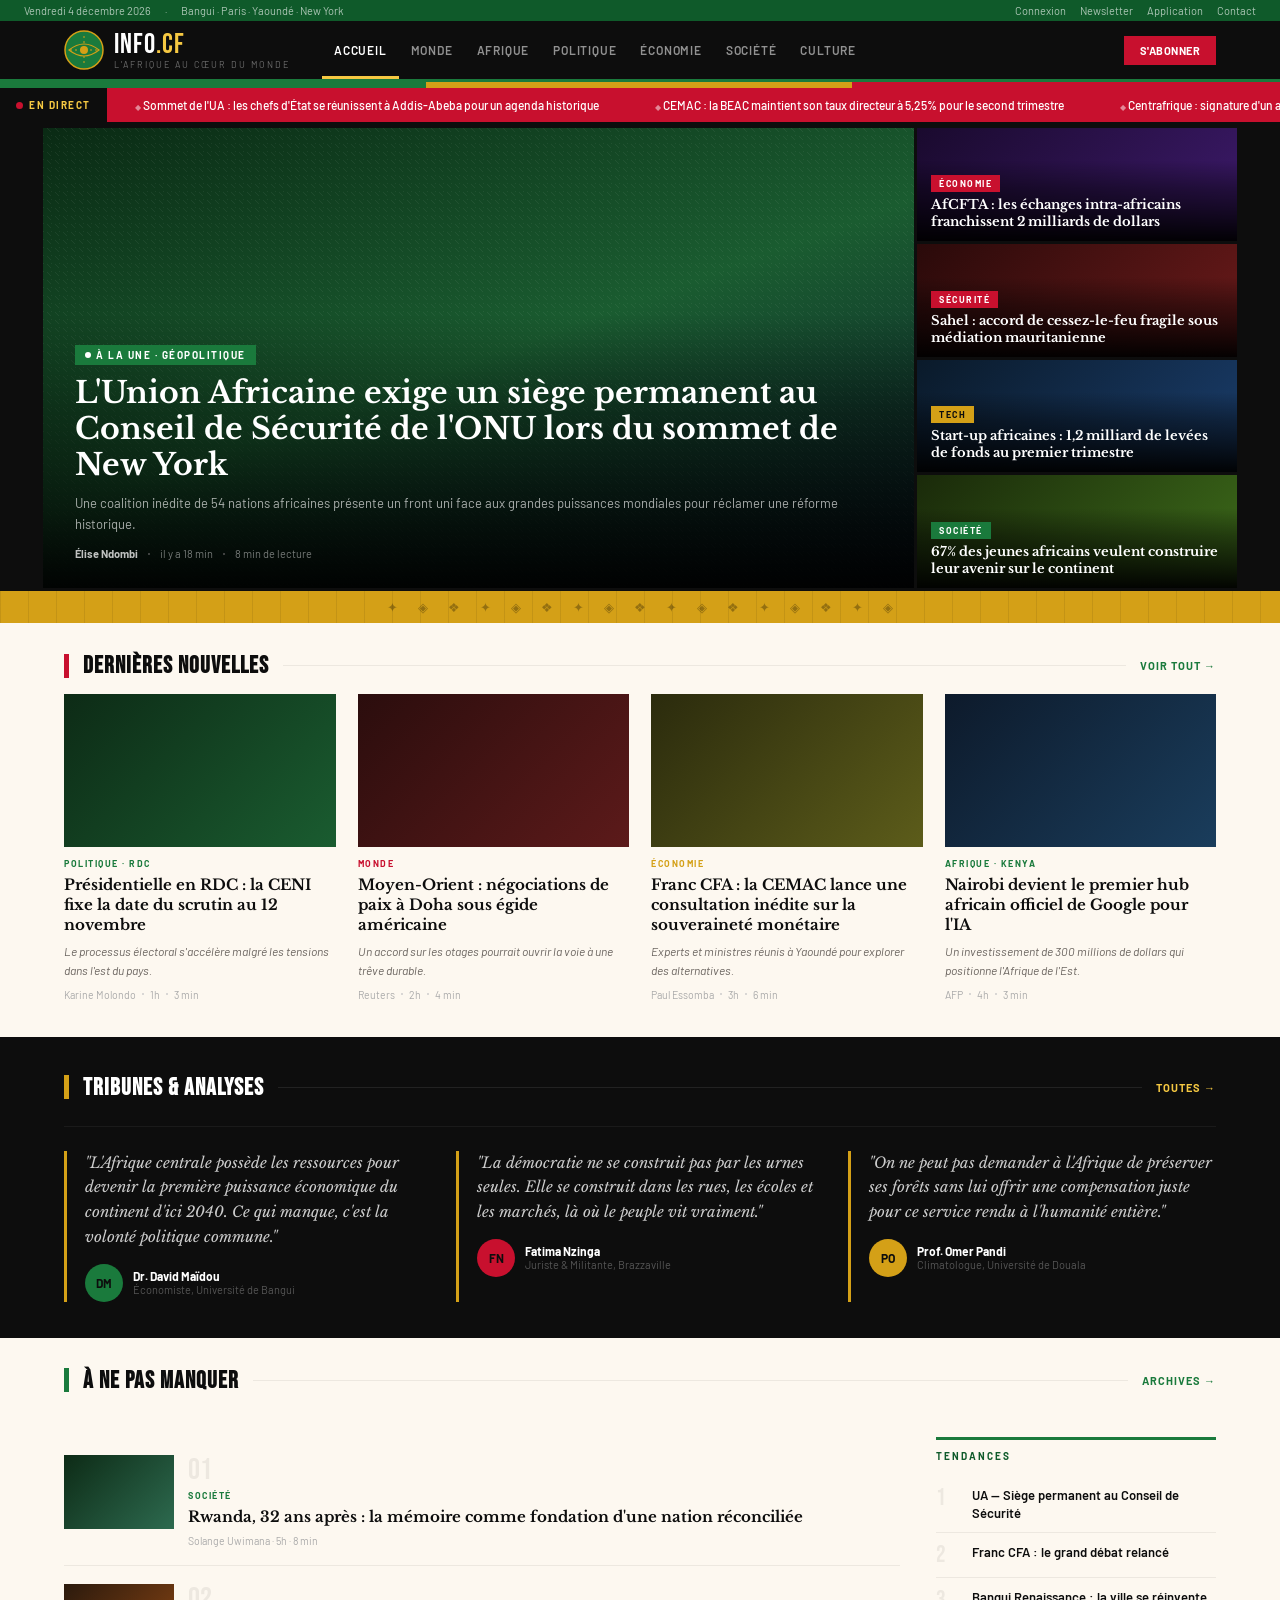
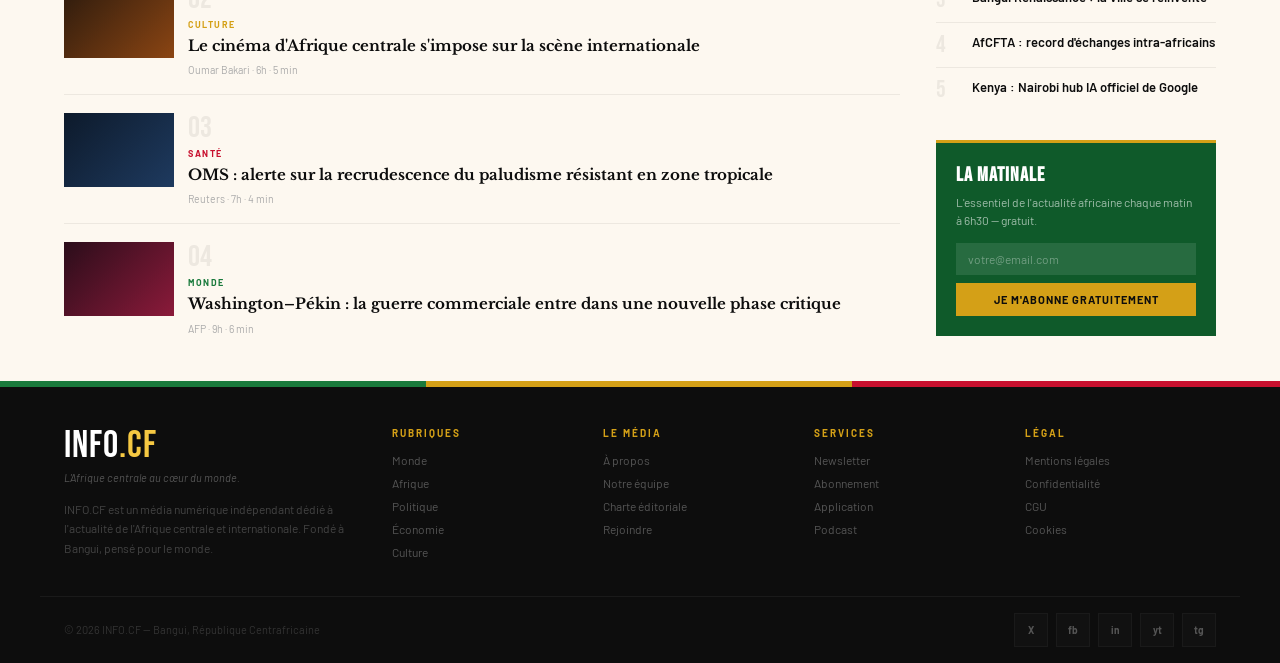
<file: index_1.html>
<!DOCTYPE html>
<html lang="fr">
<head>
<meta charset="UTF-8"/>
<meta name="viewport" content="width=device-width, initial-scale=1.0"/>
<meta name="description" content="INFO.CF — L'Afrique centrale au cœur du monde."/>
<title>INFO.CF — L'Afrique centrale au cœur du monde</title>
<link href="https://fonts.googleapis.com/css2?family=Bebas+Neue&family=Libre+Baskerville:ital,wght@0,400;0,700;1,400&family=Barlow:wght@400;500;600;700&display=swap" rel="stylesheet"/>
<style>
*{box-sizing:border-box;margin:0;padding:0;}
:root{
  --green:#1a7a3c;--green2:#0f5a2a;--green3:#e8f5ed;
  --red:#c8102e;--red2:#8b0a1f;--gold:#d4a017;--gold2:#f5c842;
  --black:#0d0d0d;--white:#fdf8f0;--cream:#f5ede0;
  --gray:#6b6560;--lg:#ede8e0;
  --serif:'Libre Baskerville',serif;
  --display:'Bebas Neue',sans-serif;
  --ui:'Barlow',sans-serif;
}
html{scroll-behavior:smooth;}
body{background:var(--white);color:var(--black);font-family:var(--ui);}
a{text-decoration:none;color:inherit;}
img{display:block;width:100%;}

/* PROGRESS */
#rp{position:fixed;top:0;left:0;height:3px;width:0;background:var(--gold);z-index:9999;transition:width .1s linear;}

/* KENTE */
.kente{height:6px;background:repeating-linear-gradient(90deg,var(--green) 0,var(--green) 33.3%,var(--gold) 33.3%,var(--gold) 66.6%,var(--red) 66.6%,var(--red) 100%);}

/* NAV */
nav{background:var(--black);position:sticky;top:0;z-index:100;}
.nav-top{background:var(--green2);padding:4px 24px;display:flex;justify-content:space-between;align-items:center;}
.nav-top span,.nav-top a{font-family:var(--ui);font-size:11px;color:rgba(255,255,255,.65);}
.nav-top a:hover{color:var(--gold2);}
.nav-top .left,.nav-top .right{display:flex;gap:14px;align-items:center;}
.nav-main{max-width:1200px;margin:0 auto;padding:0 24px;display:flex;align-items:center;height:58px;gap:20px;}
.logo{display:flex;align-items:center;gap:10px;cursor:pointer;flex-shrink:0;}
.logo-txt{font-family:var(--display);font-size:28px;color:#fff;letter-spacing:1px;line-height:1;}
.logo-txt span{color:var(--gold2);}
.logo-tag{font-family:var(--ui);font-size:9px;color:rgba(255,255,255,.4);letter-spacing:2px;text-transform:uppercase;}
.nav-links{display:flex;flex:1;margin-left:12px;}
.nav-links a{color:rgba(255,255,255,.55);font-family:var(--ui);font-size:12px;font-weight:600;text-transform:uppercase;letter-spacing:.8px;padding:0 12px;height:58px;display:flex;align-items:center;position:relative;transition:color .2s;}
.nav-links a::after{content:'';position:absolute;bottom:0;left:0;right:0;height:3px;background:var(--gold2);transform:scaleX(0);transition:transform .25s;}
.nav-links a:hover,.nav-links a.active{color:#fff;}
.nav-links a:hover::after,.nav-links a.active::after{transform:scaleX(1);}
.nav-actions{margin-left:auto;display:flex;gap:8px;align-items:center;}
.btn-sub{background:var(--red);color:#fff;border:none;padding:8px 16px;font-family:var(--ui);font-size:11px;font-weight:700;text-transform:uppercase;letter-spacing:.5px;cursor:pointer;transition:background .2s;}
.btn-sub:hover{background:var(--red2);}
.ham{background:none;border:none;cursor:pointer;padding:6px;display:none;flex-direction:column;gap:5px;}
.ham span{display:block;width:20px;height:2px;background:#fff;border-radius:2px;transition:all .3s;}
.ham.open span:nth-child(1){transform:translateY(7px) rotate(45deg);}
.ham.open span:nth-child(2){opacity:0;}
.ham.open span:nth-child(3){transform:translateY(-7px) rotate(-45deg);}
.mob-menu{background:var(--black);border-bottom:3px solid var(--green);max-height:0;overflow:hidden;transition:max-height .35s ease;}
.mob-menu.open{max-height:500px;}
.mob-menu a{display:flex;justify-content:space-between;padding:14px 20px;font-family:var(--ui);font-size:14px;font-weight:600;color:#bbb;text-transform:uppercase;letter-spacing:.8px;border-bottom:1px solid #1a1a1a;transition:color .2s;}
.mob-menu a:hover{color:var(--gold2);}
.mob-cta{padding:14px 20px;display:flex;gap:10px;}
.mob-cta button{flex:1;padding:10px;font-family:var(--ui);font-size:12px;font-weight:700;text-transform:uppercase;letter-spacing:.5px;border:none;cursor:pointer;}
.btn-log{background:#1a1a1a;color:#aaa;border:1px solid #333!important;}
.btn-sm{background:var(--red);color:#fff;}

/* TICKER */
.ticker{background:var(--red);overflow:hidden;height:34px;display:flex;align-items:center;}
.ticker-lbl{background:var(--black);color:var(--gold2);font-family:var(--ui);font-size:10px;font-weight:700;text-transform:uppercase;letter-spacing:1.5px;padding:0 16px;height:100%;display:flex;align-items:center;gap:6px;white-space:nowrap;flex-shrink:0;}
.live-dot{width:7px;height:7px;background:var(--red);border-radius:50%;animation:blink 1.2s infinite;}
@keyframes blink{0%,100%{opacity:1}50%{opacity:.2}}
.ticker-wrap{overflow:hidden;flex:1;}
.ticker-track{display:flex;white-space:nowrap;animation:scroll 35s linear infinite;}
.ticker-track span{color:#fff;font-family:var(--ui);font-size:12px;font-weight:500;padding:0 28px;}
.ticker-track span::before{content:"◆ ";opacity:.5;font-size:8px;}
@keyframes scroll{0%{transform:translateX(0)}100%{transform:translateX(-50%)}}

/* HERO */
.hero-wrap{background:var(--black);padding:3px 0 0;}
.hero-grid{max-width:1200px;margin:0 auto;padding:3px;display:grid;grid-template-columns:1fr 320px;gap:3px;}
.hero-main{position:relative;overflow:hidden;cursor:pointer;min-height:460px;background:linear-gradient(160deg,#0a2a14,#1a5c30,#0a1a2a);}
.geo-pat{position:absolute;inset:0;opacity:.06;background-image:repeating-linear-gradient(45deg,#fff 0,#fff 1px,transparent 0,transparent 8px);background-size:8px 8px;}
.hero-ov{position:absolute;bottom:0;left:0;right:0;padding:28px 32px;background:linear-gradient(to top,rgba(0,0,0,.96) 0%,rgba(0,0,0,.4) 65%,transparent 100%);}
.cat-badge{display:inline-flex;align-items:center;gap:5px;font-family:var(--ui);font-size:10px;font-weight:700;text-transform:uppercase;letter-spacing:1.5px;padding:4px 10px;color:#fff;margin-bottom:10px;}
.bg-green{background:var(--green);}
.bg-red{background:var(--red);}
.bg-gold{background:var(--gold);color:var(--black)!important;}
.hero-title{font-family:var(--serif);font-size:30px;font-weight:700;color:#fff;line-height:1.2;margin-bottom:10px;}
.hero-lead{font-family:var(--ui);font-size:13px;color:rgba(255,255,255,.65);line-height:1.6;margin-bottom:12px;}
.hero-meta{font-family:var(--ui);font-size:11px;color:rgba(255,255,255,.45);display:flex;align-items:center;gap:10px;}
.hero-meta b{color:rgba(255,255,255,.75);}
.mdot{width:2px;height:2px;background:#555;border-radius:50%;}
.hero-side{display:flex;flex-direction:column;gap:3px;}
.side-card{flex:1;position:relative;overflow:hidden;cursor:pointer;min-height:112px;}
.side-card .hero-ov{padding:10px 14px;}
.side-card .hero-title{font-size:13px;line-height:1.3;margin:0;}
.side-card .cat-badge{font-size:9px;padding:3px 8px;margin-bottom:5px;}

/* ADINKRA */
.adinkra{height:32px;background:var(--gold);display:flex;align-items:center;justify-content:center;gap:20px;overflow:hidden;position:relative;}
.adinkra::before{content:'';position:absolute;inset:0;background-image:repeating-linear-gradient(90deg,rgba(0,0,0,.08) 0,rgba(0,0,0,.08) 1px,transparent 1px,transparent 28px);}
.adinkra span{font-size:13px;color:rgba(0,0,0,.3);position:relative;}

/* SECTION HEADER */
.sec-h{max-width:1200px;margin:0 auto;padding:28px 24px 14px;display:flex;align-items:center;gap:14px;}
.sh-bar{width:5px;height:24px;flex-shrink:0;}
.sec-h h2{font-family:var(--display);font-size:24px;letter-spacing:1px;}
.sh-line{flex:1;height:1px;background:var(--lg);}
.sh-see{font-family:var(--ui);font-size:11px;font-weight:700;text-transform:uppercase;letter-spacing:1px;color:var(--green);cursor:pointer;white-space:nowrap;}

/* ARTICLES GRID */
.art-grid{max-width:1200px;margin:0 auto;padding:0 24px;display:grid;grid-template-columns:repeat(4,1fr);gap:22px;}
.art-card{cursor:pointer;}
.art-card:hover .art-t{color:var(--green);}
.art-thumb{width:100%;aspect-ratio:16/9;overflow:hidden;margin-bottom:11px;}
.art-fill{width:100%;height:100%;transition:transform .35s;}
.art-card:hover .art-fill{transform:scale(1.05);}
.art-cat{font-family:var(--ui);font-size:9px;font-weight:700;text-transform:uppercase;letter-spacing:1.5px;color:var(--green);margin-bottom:6px;}
.art-t{font-family:var(--serif);font-size:15px;font-weight:700;line-height:1.35;color:var(--black);margin-bottom:7px;transition:color .2s;}
.art-ex{font-family:var(--ui);font-size:12px;color:var(--gray);line-height:1.55;font-style:italic;margin-bottom:8px;}
.art-m{font-family:var(--ui);font-size:10.5px;color:#aaa;display:flex;gap:6px;align-items:center;}
.art-m .d{width:2px;height:2px;background:#ccc;border-radius:50%;}

/* OPINION */
.op-strip{background:var(--black);margin-top:36px;}
.op-inner{max-width:1200px;margin:0 auto;padding:36px 24px;}
.op-grid{display:grid;grid-template-columns:repeat(3,1fr);gap:24px;}
.op-card{border-left:3px solid var(--gold);padding-left:18px;}
.op-q{font-family:var(--serif);font-size:15px;color:#ccc;font-style:italic;line-height:1.65;margin-bottom:14px;}
.op-auth{display:flex;align-items:center;gap:10px;}
.op-av{width:38px;height:38px;border-radius:50%;display:flex;align-items:center;justify-content:center;font-family:var(--ui);font-size:12px;font-weight:700;flex-shrink:0;}
.op-name{font-family:var(--ui);font-size:12px;font-weight:700;color:#fff;}
.op-role{font-family:var(--ui);font-size:11px;color:#555;}

/* MID */
.mid{max-width:1200px;margin:28px auto;padding:0 24px;display:grid;grid-template-columns:1fr 280px;gap:36px;}
.list-art{display:flex;flex-direction:column;}
.li{display:grid;grid-template-columns:110px 1fr;gap:14px;padding:18px 0;border-bottom:1px solid var(--lg);cursor:pointer;}
.li:last-child{border-bottom:none;}
.li:hover .art-t{color:var(--green);}
.li-th{width:110px;height:74px;overflow:hidden;}
.li-n{font-family:var(--display);font-size:30px;color:var(--lg);line-height:1;margin-bottom:5px;}
.widget{margin-bottom:28px;}
.wt{font-family:var(--ui);font-size:10px;font-weight:700;text-transform:uppercase;letter-spacing:2px;color:var(--green2);border-top:3px solid var(--green);padding-top:10px;margin-bottom:14px;}
.tr-item{display:flex;gap:10px;padding:10px 0;border-bottom:1px solid var(--lg);cursor:pointer;}
.tr-item:last-child{border-bottom:none;}
.tr-n{font-family:var(--display);font-size:24px;color:var(--lg);line-height:1;flex-shrink:0;width:26px;}
.tr-t{font-family:var(--ui);font-size:13px;font-weight:600;color:var(--black);line-height:1.4;transition:color .2s;}
.tr-item:hover .tr-t{color:var(--green);}
.nl-box{background:var(--green2);padding:20px;border-top:3px solid var(--gold);}
.nl-box h3{font-family:var(--display);font-size:20px;color:#fff;letter-spacing:1px;margin-bottom:6px;}
.nl-box p{font-family:var(--ui);font-size:12px;color:rgba(255,255,255,.6);line-height:1.5;margin-bottom:14px;}
.nl-box input{width:100%;padding:9px 12px;background:rgba(255,255,255,.1);border:none;color:#fff;font-family:var(--ui);font-size:12px;outline:none;margin-bottom:8px;}
.nl-box input::placeholder{color:rgba(255,255,255,.35);}
.nl-box button{width:100%;background:var(--gold);color:var(--black);border:none;padding:10px;font-family:var(--ui);font-size:11px;font-weight:700;text-transform:uppercase;letter-spacing:1px;cursor:pointer;}

/* FOOTER */
.site-footer{background:var(--black);}
.foot-main{max-width:1200px;margin:0 auto;padding:40px 24px 28px;display:grid;grid-template-columns:280px 1fr;gap:48px;border-bottom:1px solid #1a1a1a;}
.f-logo{font-family:var(--display);font-size:38px;color:#fff;letter-spacing:1px;line-height:1;}
.f-logo span{color:var(--gold2);}
.f-tag{font-family:var(--ui);font-size:11px;color:#555;font-style:italic;margin:6px 0 16px;}
.f-desc{font-family:var(--ui);font-size:12px;color:#444;line-height:1.65;}
.foot-links{display:grid;grid-template-columns:repeat(4,1fr);gap:20px;}
.foot-col h4{font-family:var(--ui);font-size:10px;font-weight:700;text-transform:uppercase;letter-spacing:2px;color:var(--gold);margin-bottom:14px;}
.foot-col a{display:block;font-family:var(--ui);font-size:12px;color:#555;margin-bottom:9px;transition:color .2s;}
.foot-col a:hover{color:#fff;}
.foot-bot{max-width:1200px;margin:0 auto;padding:16px 24px;display:flex;justify-content:space-between;align-items:center;}
.f-copy{font-family:var(--ui);font-size:11px;color:#333;}
.f-soc{display:flex;gap:8px;}
.soc{width:34px;height:34px;background:#111;border:1px solid #1a1a1a;color:#555;font-family:var(--ui);font-size:10px;font-weight:700;display:flex;align-items:center;justify-content:center;cursor:pointer;transition:all .2s;}
.soc:hover{background:var(--green);color:#fff;border-color:var(--green);}

/* BOTTOM NAV MOBILE */
.bot-nav{display:none;position:fixed;bottom:0;left:0;right:0;background:var(--black);border-top:1px solid #1a1a1a;z-index:200;}
.bn{flex:1;display:flex;flex-direction:column;align-items:center;justify-content:center;padding:10px 4px;gap:3px;cursor:pointer;}
.bn svg{color:#555;}
.bn span{font-family:var(--ui);font-size:9px;color:#555;font-weight:600;text-transform:uppercase;letter-spacing:.5px;}
.bn.active svg,.bn.active span{color:var(--gold2);}

/* RESPONSIVE */
@media(max-width:1024px){
  .art-grid{grid-template-columns:repeat(2,1fr);}
  .hero-grid{grid-template-columns:1fr;}
  .hero-side{flex-direction:row;}
}
@media(max-width:768px){
  .nav-top{display:none;}
  .nav-links{display:none;}
  .ham{display:flex;}
  .art-grid{grid-template-columns:1fr;padding:0 16px;}
  .mid{grid-template-columns:1fr;padding:0 16px;}
  .op-grid{grid-template-columns:1fr;}
  .hero-title{font-size:22px;}
  .hero-ov{padding:16px;}
  .sec-h{padding:20px 16px 10px;}
  .foot-main{grid-template-columns:1fr;gap:28px;}
  .foot-links{grid-template-columns:repeat(2,1fr);}
  .foot-bot{flex-direction:column;gap:12px;}
  .bot-nav{display:flex;}
  body{padding-bottom:60px;}
}

@keyframes fadeUp{from{opacity:0;transform:translateY(14px)}to{opacity:1;transform:translateY(0)}}
.hero-grid{animation:fadeUp .5s ease both;}
.art-grid{animation:fadeUp .5s .1s ease both;}
</style>
</head>
<body>

<div id="rp"></div>

<!-- NAV -->
<nav>
  <div class="nav-top">
    <div class="left">
      <span id="navDate">Lundi 16 mars 2026</span>
      <span>·</span>
      <span>Bangui · Paris · Yaoundé · New York</span>
    </div>
    <div class="right">
      <a href="#">Connexion</a>
      <a href="#">Newsletter</a>
      <a href="#">Application</a>
      <a href="#">Contact</a>
    </div>
  </div>
  <div class="nav-main">
    <div class="logo">
      <svg width="40" height="40" viewBox="0 0 40 40" fill="none">
        <circle cx="20" cy="20" r="19" fill="#1a7a3c" stroke="#d4a017" stroke-width="1.5"/>
        <path d="M5 20 Q20 8 35 20 Q20 32 5 20Z" fill="none" stroke="#d4a017" stroke-width="1.2"/>
        <circle cx="20" cy="20" r="4" fill="#d4a017"/>
        <line x1="20" y1="6" x2="20" y2="34" stroke="#d4a017" stroke-width="1" stroke-dasharray="2 3"/>
        <line x1="6" y1="20" x2="34" y2="20" stroke="#d4a017" stroke-width="1" stroke-dasharray="2 3"/>
      </svg>
      <div>
        <div class="logo-txt">INFO<span>.CF</span></div>
        <div class="logo-tag">L'Afrique au cœur du monde</div>
      </div>
    </div>
    <div class="nav-links">
      <a href="#" class="active">Accueil</a>
      <a href="#">Monde</a>
      <a href="#">Afrique</a>
      <a href="#">Politique</a>
      <a href="#">Économie</a>
      <a href="#">Société</a>
      <a href="#">Culture</a>
    </div>
    <div class="nav-actions">
      <button class="btn-sub">S'abonner</button>
      <button class="ham" id="hamBtn"><span></span><span></span><span></span></button>
    </div>
  </div>
  <div class="mob-menu" id="mobMenu">
    <a href="#">Accueil <span>›</span></a>
    <a href="#">Monde <span>›</span></a>
    <a href="#">Afrique <span>›</span></a>
    <a href="#">Politique <span>›</span></a>
    <a href="#">Économie <span>›</span></a>
    <a href="#">Société <span>›</span></a>
    <a href="#">Culture <span>›</span></a>
    <div class="mob-cta">
      <button class="btn-log">Connexion</button>
      <button class="btn-sm">S'abonner</button>
    </div>
  </div>
</nav>

<div class="kente"></div>

<!-- TICKER -->
<div class="ticker">
  <div class="ticker-lbl"><div class="live-dot"></div>EN DIRECT</div>
  <div class="ticker-wrap">
    <div class="ticker-track">
      <span>Sommet de l'UA : les chefs d'État se réunissent à Addis-Abeba pour un agenda historique</span>
      <span>CEMAC : la BEAC maintient son taux directeur à 5,25% pour le second trimestre</span>
      <span>Centrafrique : signature d'un accord de coopération avec l'Union Européenne</span>
      <span>Congo-Brazzaville : plan de diversification économique sur 5 ans annoncé</span>
      <span>Tchad : élections municipales prévues pour le mois d'avril prochain</span>
      <span>Sommet de l'UA : les chefs d'État se réunissent à Addis-Abeba pour un agenda historique</span>
      <span>CEMAC : la BEAC maintient son taux directeur à 5,25% pour le second trimestre</span>
      <span>Centrafrique : signature d'un accord de coopération avec l'Union Européenne</span>
      <span>Congo-Brazzaville : plan de diversification économique sur 5 ans annoncé</span>
      <span>Tchad : élections municipales prévues pour le mois d'avril prochain</span>
    </div>
  </div>
</div>

<!-- HERO -->
<div class="hero-wrap">
  <div class="hero-grid">
    <div class="hero-main">
      <div class="geo-pat"></div>
      <div class="hero-ov">
        <div class="cat-badge bg-green">
          <svg width="6" height="6" viewBox="0 0 8 8"><circle cx="4" cy="4" r="4" fill="white"/></svg>
          À la une · Géopolitique
        </div>
        <h1 class="hero-title">L'Union Africaine exige un siège permanent au Conseil de Sécurité de l'ONU lors du sommet de New York</h1>
        <p class="hero-lead">Une coalition inédite de 54 nations africaines présente un front uni face aux grandes puissances mondiales pour réclamer une réforme historique.</p>
        <div class="hero-meta">
          <b>Élise Ndombi</b><span class="mdot"></span>
          <span>il y a 18 min</span><span class="mdot"></span>
          <span>8 min de lecture</span>
        </div>
      </div>
    </div>
    <div class="hero-side">
      <div class="side-card" style="background:linear-gradient(135deg,#1a0a2e,#3d1a6b);">
        <div class="hero-ov">
          <div class="cat-badge bg-red">Économie</div>
          <div class="hero-title">AfCFTA : les échanges intra-africains franchissent 2 milliards de dollars</div>
        </div>
      </div>
      <div class="side-card" style="background:linear-gradient(135deg,#2a0a0a,#6b1a1a);">
        <div class="hero-ov">
          <div class="cat-badge bg-red">Sécurité</div>
          <div class="hero-title">Sahel : accord de cessez-le-feu fragile sous médiation mauritanienne</div>
        </div>
      </div>
      <div class="side-card" style="background:linear-gradient(135deg,#0a1a2a,#1a3d6b);">
        <div class="hero-ov">
          <div class="cat-badge bg-gold">Tech</div>
          <div class="hero-title">Start-up africaines : 1,2 milliard de levées de fonds au premier trimestre</div>
        </div>
      </div>
      <div class="side-card" style="background:linear-gradient(135deg,#1a2a0a,#3d6b1a);">
        <div class="hero-ov">
          <div class="cat-badge bg-green">Société</div>
          <div class="hero-title">67% des jeunes africains veulent construire leur avenir sur le continent</div>
        </div>
      </div>
    </div>
  </div>
</div>

<!-- ADINKRA -->
<div class="adinkra">
  <span>✦</span><span>◈</span><span>❖</span><span>✦</span><span>◈</span><span>❖</span>
  <span>✦</span><span>◈</span><span>❖</span><span>✦</span><span>◈</span><span>❖</span>
  <span>✦</span><span>◈</span><span>❖</span><span>✦</span><span>◈</span>
</div>

<!-- DERNIÈRES NOUVELLES -->
<div class="sec-h">
  <div class="sh-bar" style="background:var(--red);"></div>
  <h2>Dernières Nouvelles</h2>
  <div class="sh-line"></div>
  <span class="sh-see">Voir tout →</span>
</div>
<div class="art-grid">
  <div class="art-card">
    <div class="art-thumb"><div class="art-fill" style="background:linear-gradient(135deg,#0d2b16,#1a5c30);"></div></div>
    <div class="art-cat">Politique · RDC</div>
    <div class="art-t">Présidentielle en RDC : la CENI fixe la date du scrutin au 12 novembre</div>
    <div class="art-ex">Le processus électoral s'accélère malgré les tensions dans l'est du pays.</div>
    <div class="art-m"><span>Karine Molondo</span><span class="d"></span><span>1h</span><span class="d"></span><span>3 min</span></div>
  </div>
  <div class="art-card">
    <div class="art-thumb"><div class="art-fill" style="background:linear-gradient(135deg,#2b0d0d,#5c1a1a);"></div></div>
    <div class="art-cat" style="color:var(--red);">Monde</div>
    <div class="art-t">Moyen-Orient : négociations de paix à Doha sous égide américaine</div>
    <div class="art-ex">Un accord sur les otages pourrait ouvrir la voie à une trêve durable.</div>
    <div class="art-m"><span>Reuters</span><span class="d"></span><span>2h</span><span class="d"></span><span>4 min</span></div>
  </div>
  <div class="art-card">
    <div class="art-thumb"><div class="art-fill" style="background:linear-gradient(135deg,#2b2b0d,#5c5c1a);"></div></div>
    <div class="art-cat" style="color:var(--gold);">Économie</div>
    <div class="art-t">Franc CFA : la CEMAC lance une consultation inédite sur la souveraineté monétaire</div>
    <div class="art-ex">Experts et ministres réunis à Yaoundé pour explorer des alternatives.</div>
    <div class="art-m"><span>Paul Essomba</span><span class="d"></span><span>3h</span><span class="d"></span><span>6 min</span></div>
  </div>
  <div class="art-card">
    <div class="art-thumb"><div class="art-fill" style="background:linear-gradient(135deg,#0d1a2b,#1a3d5c);"></div></div>
    <div class="art-cat">Afrique · Kenya</div>
    <div class="art-t">Nairobi devient le premier hub africain officiel de Google pour l'IA</div>
    <div class="art-ex">Un investissement de 300 millions de dollars qui positionne l'Afrique de l'Est.</div>
    <div class="art-m"><span>AFP</span><span class="d"></span><span>4h</span><span class="d"></span><span>3 min</span></div>
  </div>
</div>

<!-- OPINIONS -->
<div class="op-strip">
  <div class="op-inner">
    <div class="sec-h" style="padding:0 0 24px;border-bottom:1px solid #1a1a1a;margin-bottom:24px;">
      <div class="sh-bar" style="background:var(--gold);"></div>
      <h2 style="color:#fff;">Tribunes & Analyses</h2>
      <div class="sh-line" style="background:#222;"></div>
      <span class="sh-see" style="color:var(--gold2);">Toutes →</span>
    </div>
    <div class="op-grid">
      <div class="op-card">
        <p class="op-q">"L'Afrique centrale possède les ressources pour devenir la première puissance économique du continent d'ici 2040. Ce qui manque, c'est la volonté politique commune."</p>
        <div class="op-auth">
          <div class="op-av" style="background:var(--green);">DM</div>
          <div><div class="op-name">Dr. David Maïdou</div><div class="op-role">Économiste, Université de Bangui</div></div>
        </div>
      </div>
      <div class="op-card">
        <p class="op-q">"La démocratie ne se construit pas par les urnes seules. Elle se construit dans les rues, les écoles et les marchés, là où le peuple vit vraiment."</p>
        <div class="op-auth">
          <div class="op-av" style="background:var(--red);">FN</div>
          <div><div class="op-name">Fatima Nzinga</div><div class="op-role">Juriste & Militante, Brazzaville</div></div>
        </div>
      </div>
      <div class="op-card">
        <p class="op-q">"On ne peut pas demander à l'Afrique de préserver ses forêts sans lui offrir une compensation juste pour ce service rendu à l'humanité entière."</p>
        <div class="op-auth">
          <div class="op-av" style="background:var(--gold);color:var(--black);">PO</div>
          <div><div class="op-name">Prof. Omer Pandi</div><div class="op-role">Climatologue, Université de Douala</div></div>
        </div>
      </div>
    </div>
  </div>
</div>

<!-- MID -->
<div class="sec-h">
  <div class="sh-bar" style="background:var(--green);"></div>
  <h2>À ne pas manquer</h2>
  <div class="sh-line"></div>
  <span class="sh-see">Archives →</span>
</div>
<div class="mid">
  <div class="list-art">
    <div class="li">
      <div class="li-th" style="background:linear-gradient(135deg,#0d2b16,#2d6a4f);"></div>
      <div><div class="li-n">01</div><div class="art-cat">Société</div><div class="art-t">Rwanda, 32 ans après : la mémoire comme fondation d'une nation réconciliée</div><div class="art-m">Solange Uwimana · 5h · 8 min</div></div>
    </div>
    <div class="li">
      <div class="li-th" style="background:linear-gradient(135deg,#2b1a0d,#8b4513);"></div>
      <div><div class="li-n">02</div><div class="art-cat" style="color:var(--gold);">Culture</div><div class="art-t">Le cinéma d'Afrique centrale s'impose sur la scène internationale</div><div class="art-m">Oumar Bakari · 6h · 5 min</div></div>
    </div>
    <div class="li">
      <div class="li-th" style="background:linear-gradient(135deg,#0d1a2b,#1e3a5f);"></div>
      <div><div class="li-n">03</div><div class="art-cat" style="color:var(--red);">Santé</div><div class="art-t">OMS : alerte sur la recrudescence du paludisme résistant en zone tropicale</div><div class="art-m">Reuters · 7h · 4 min</div></div>
    </div>
    <div class="li">
      <div class="li-th" style="background:linear-gradient(135deg,#2b0d1a,#8b1a3a);"></div>
      <div><div class="li-n">04</div><div class="art-cat">Monde</div><div class="art-t">Washington–Pékin : la guerre commerciale entre dans une nouvelle phase critique</div><div class="art-m">AFP · 9h · 6 min</div></div>
    </div>
  </div>
  <aside>
    <div class="widget">
      <div class="wt">Tendances</div>
      <div class="tr-item"><div class="tr-n">1</div><div class="tr-t">UA — Siège permanent au Conseil de Sécurité</div></div>
      <div class="tr-item"><div class="tr-n">2</div><div class="tr-t">Franc CFA : le grand débat relancé</div></div>
      <div class="tr-item"><div class="tr-n">3</div><div class="tr-t">Bangui Renaissance : la ville se réinvente</div></div>
      <div class="tr-item"><div class="tr-n">4</div><div class="tr-t">AfCFTA : record d'échanges intra-africains</div></div>
      <div class="tr-item"><div class="tr-n">5</div><div class="tr-t">Kenya : Nairobi hub IA officiel de Google</div></div>
    </div>
    <div class="nl-box">
      <h3>La Matinale</h3>
      <p>L'essentiel de l'actualité africaine chaque matin à 6h30 — gratuit.</p>
      <input type="email" placeholder="votre@email.com"/>
      <button>Je m'abonne gratuitement</button>
    </div>
  </aside>
</div>

<!-- FOOTER -->
<div class="kente"></div>
<footer class="site-footer">
  <div class="foot-main">
    <div>
      <div class="f-logo">INFO<span>.CF</span></div>
      <div class="f-tag">L'Afrique centrale au cœur du monde.</div>
      <p class="f-desc">INFO.CF est un média numérique indépendant dédié à l'actualité de l'Afrique centrale et internationale. Fondé à Bangui, pensé pour le monde.</p>
    </div>
    <div class="foot-links">
      <div class="foot-col"><h4>Rubriques</h4><a href="#">Monde</a><a href="#">Afrique</a><a href="#">Politique</a><a href="#">Économie</a><a href="#">Culture</a></div>
      <div class="foot-col"><h4>Le média</h4><a href="#">À propos</a><a href="#">Notre équipe</a><a href="#">Charte éditoriale</a><a href="#">Rejoindre</a></div>
      <div class="foot-col"><h4>Services</h4><a href="#">Newsletter</a><a href="#">Abonnement</a><a href="#">Application</a><a href="#">Podcast</a></div>
      <div class="foot-col"><h4>Légal</h4><a href="#">Mentions légales</a><a href="#">Confidentialité</a><a href="#">CGU</a><a href="#">Cookies</a></div>
    </div>
  </div>
  <div class="foot-bot">
    <span class="f-copy">© 2026 INFO.CF — Bangui, République Centrafricaine</span>
    <div class="f-soc">
      <button class="soc">X</button><button class="soc">fb</button>
      <button class="soc">in</button><button class="soc">yt</button><button class="soc">tg</button>
    </div>
  </div>
</footer>

<!-- BOTTOM NAV MOBILE -->
<nav class="bot-nav">
  <div class="bn active"><svg width="18" height="18" viewBox="0 0 24 24" fill="none" stroke="currentColor" stroke-width="2"><path d="M3 9l9-7 9 7v11a2 2 0 01-2 2H5a2 2 0 01-2-2z"/><polyline points="9 22 9 12 15 12 15 22"/></svg><span>Accueil</span></div>
  <div class="bn"><svg width="18" height="18" viewBox="0 0 24 24" fill="none" stroke="currentColor" stroke-width="2"><circle cx="11" cy="11" r="8"/><line x1="21" y1="21" x2="16.65" y2="16.65"/></svg><span>Recherche</span></div>
  <div class="bn"><svg width="18" height="18" viewBox="0 0 24 24" fill="none" stroke="currentColor" stroke-width="2"><line x1="8" y1="6" x2="21" y2="6"/><line x1="8" y1="12" x2="21" y2="12"/><line x1="8" y1="18" x2="21" y2="18"/><line x1="3" y1="6" x2="3.01" y2="6"/><line x1="3" y1="12" x2="3.01" y2="12"/><line x1="3" y1="18" x2="3.01" y2="18"/></svg><span>Rubriques</span></div>
  <div class="bn"><svg width="18" height="18" viewBox="0 0 24 24" fill="none" stroke="currentColor" stroke-width="2"><path d="M18 8A6 6 0 006 8c0 7-3 9-3 9h18s-3-2-3-9"/><path d="M13.73 21a2 2 0 01-3.46 0"/></svg><span>Alertes</span></div>
  <div class="bn"><svg width="18" height="18" viewBox="0 0 24 24" fill="none" stroke="currentColor" stroke-width="2"><path d="M20 21v-2a4 4 0 00-4-4H8a4 4 0 00-4 4v2"/><circle cx="12" cy="7" r="4"/></svg><span>Profil</span></div>
</nav>

<script>
const days=['Dimanche','Lundi','Mardi','Mercredi','Jeudi','Vendredi','Samedi'];
const months=['janvier','février','mars','avril','mai','juin','juillet','août','septembre','octobre','novembre','décembre'];
const d=new Date();
document.getElementById('navDate').textContent=`${days[d.getDay()]} ${d.getDate()} ${months[d.getMonth()]} ${d.getFullYear()}`;

document.getElementById('hamBtn').addEventListener('click',function(){
  this.classList.toggle('open');
  document.getElementById('mobMenu').classList.toggle('open');
});

window.addEventListener('scroll',()=>{
  const el=document.documentElement;
  const pct=(el.scrollTop/(el.scrollHeight-el.clientHeight))*100;
  document.getElementById('rp').style.width=pct+'%';
});

document.querySelectorAll('.nav-links a').forEach(a=>{
  a.addEventListener('click',function(){
    document.querySelectorAll('.nav-links a').forEach(x=>x.classList.remove('active'));
    this.classList.add('active');
  });
});

document.querySelectorAll('.bn').forEach(b=>{
  b.addEventListener('click',function(){
    document.querySelectorAll('.bn').forEach(x=>x.classList.remove('active'));
    this.classList.add('active');
  });
});

const observer=new IntersectionObserver(entries=>{
  entries.forEach(e=>{
    if(e.isIntersecting){e.target.style.opacity='1';e.target.style.transform='translateY(0)';}
  });
},{threshold:0.1});
document.querySelectorAll('.art-card,.li,.op-card').forEach(el=>{
  el.style.opacity='0';el.style.transform='translateY(16px)';
  el.style.transition='opacity .4s ease,transform .4s ease';
  observer.observe(el);
});
</script>
</body>
</html>
</file>
